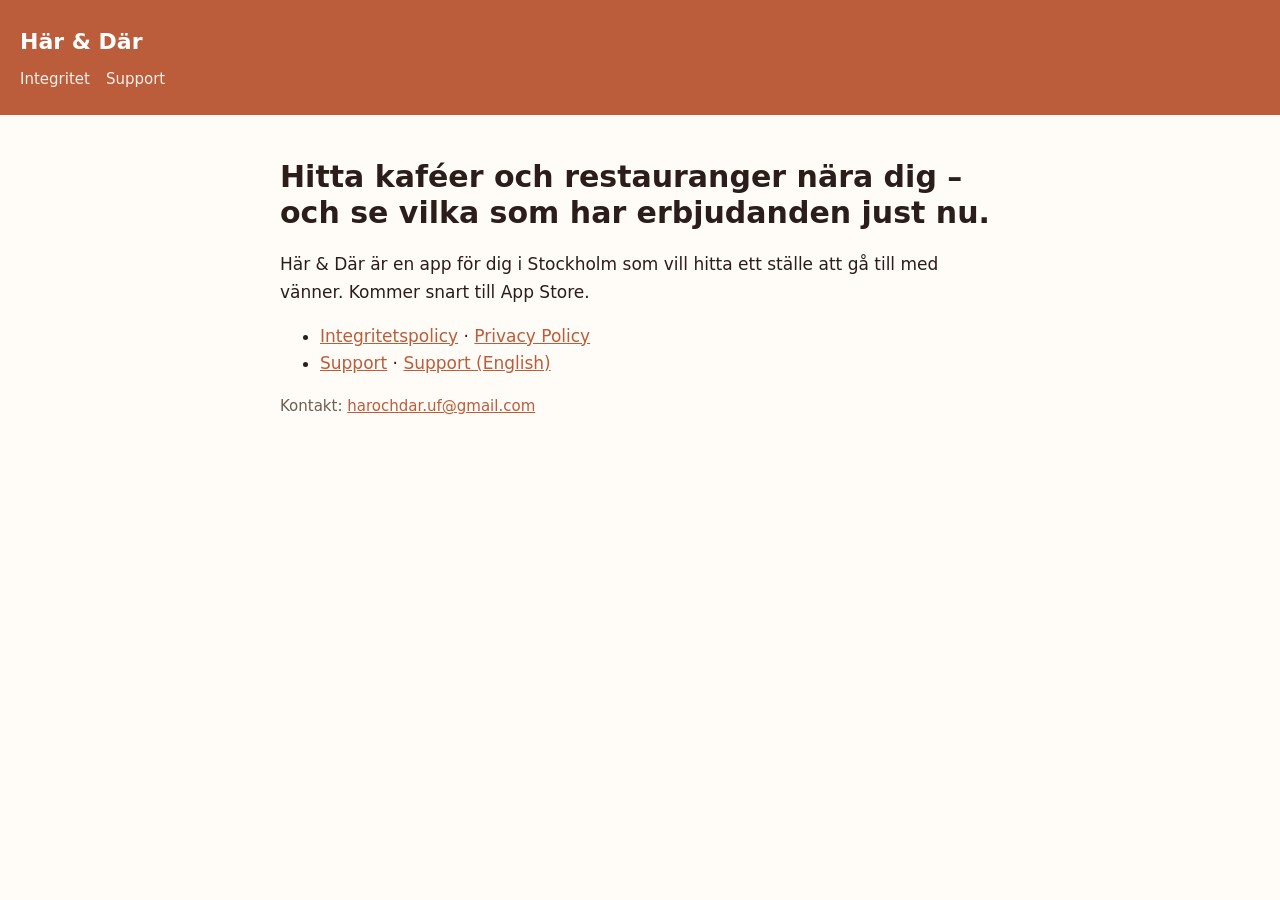
<file: index.html>
<!doctype html>
<html lang="sv">
  <head>
    <meta charset="utf-8" />
    <meta name="viewport" content="width=device-width, initial-scale=1" />
    <title>Här &amp; Där</title>
    <link rel="stylesheet" href="style.css" />
  </head>
  <body>
    <header>
      <a href="index.html">Här &amp; Där</a>
      <nav><a href="integritet.html">Integritet</a><a href="support.html">Support</a></nav>
    </header>
    <main>
      <h1>Hitta kaféer och restauranger nära dig – och se vilka som har erbjudanden just nu.</h1>
      <p>Här &amp; Där är en app för dig i Stockholm som vill hitta ett ställe att gå till med vänner. Kommer snart till App Store.</p>
      <ul>
        <li><a href="integritet.html">Integritetspolicy</a> · <a href="privacy.html">Privacy Policy</a></li>
        <li><a href="support.html">Support</a> · <a href="support-en.html">Support (English)</a></li>
      </ul>
      <p class="muted">Kontakt: <a href="mailto:harochdar.uf@gmail.com">harochdar.uf@gmail.com</a></p>
    </main>
  </body>
</html>
</file>
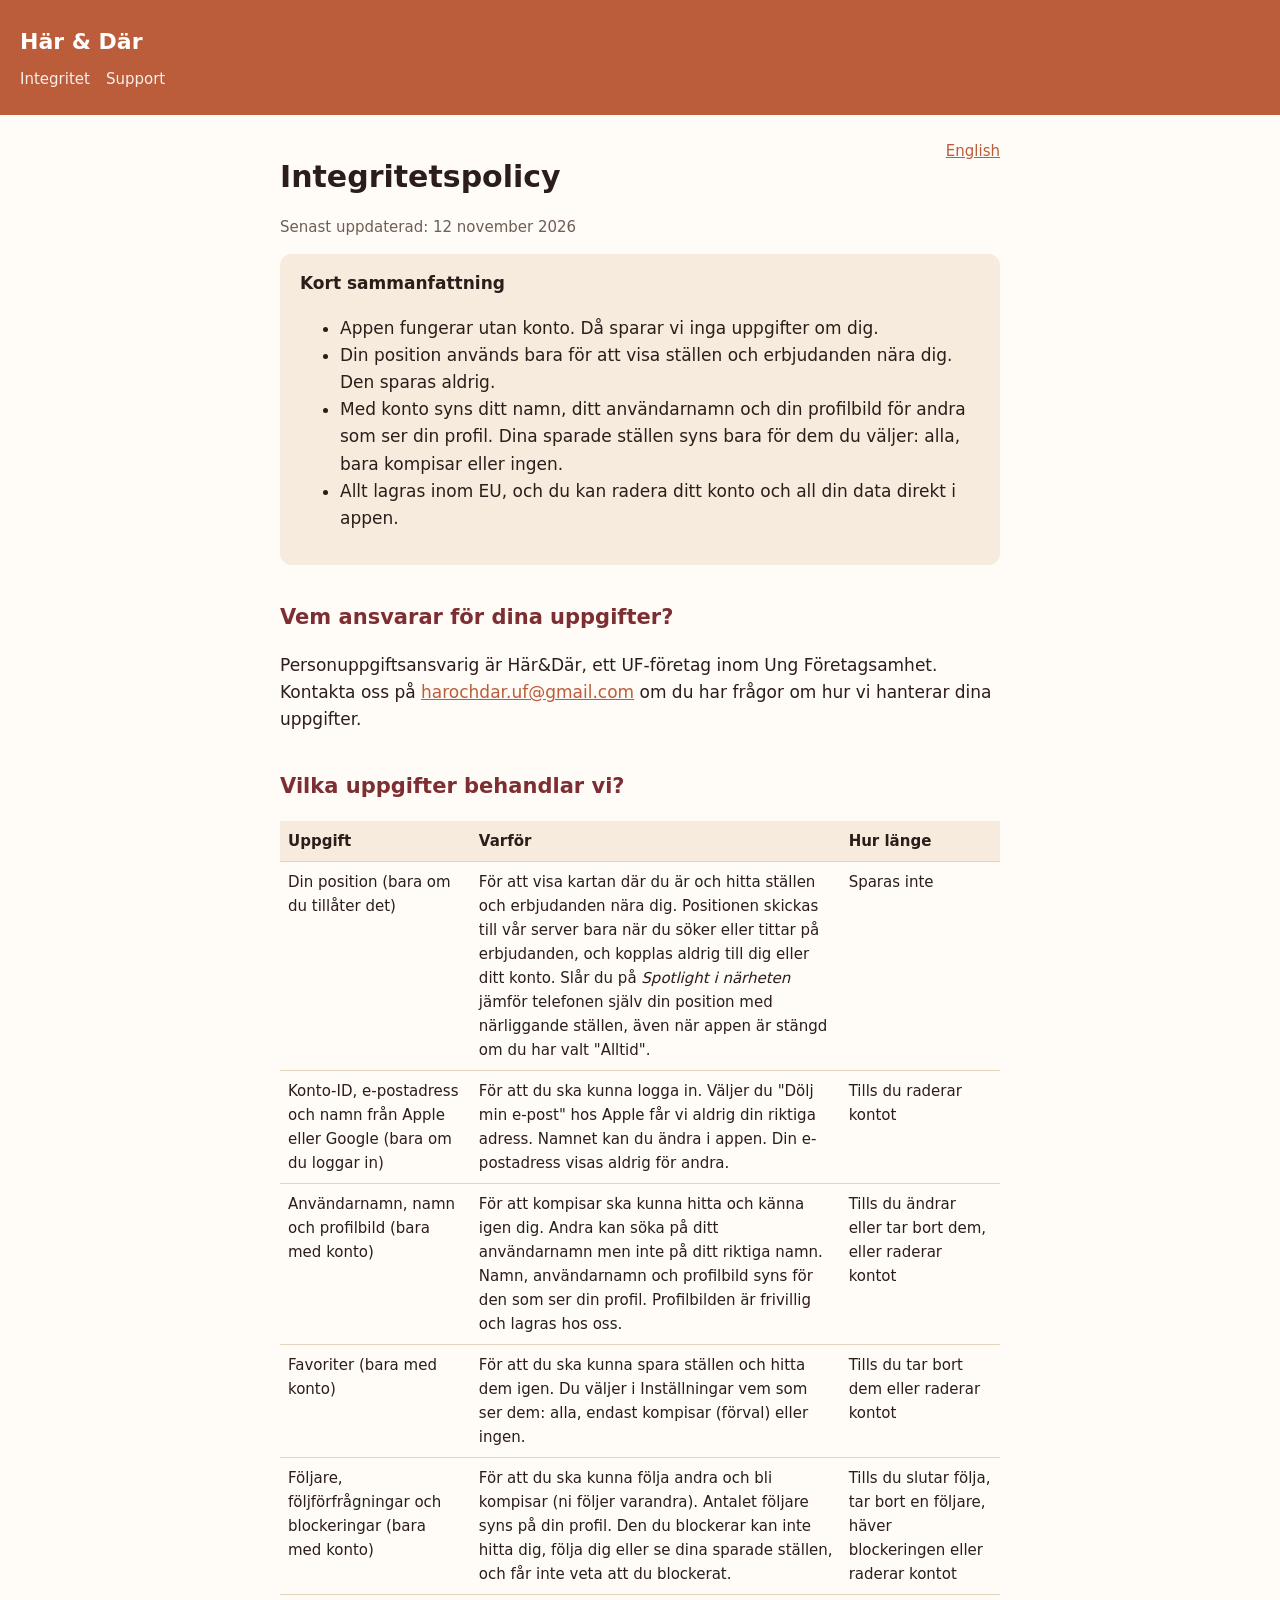
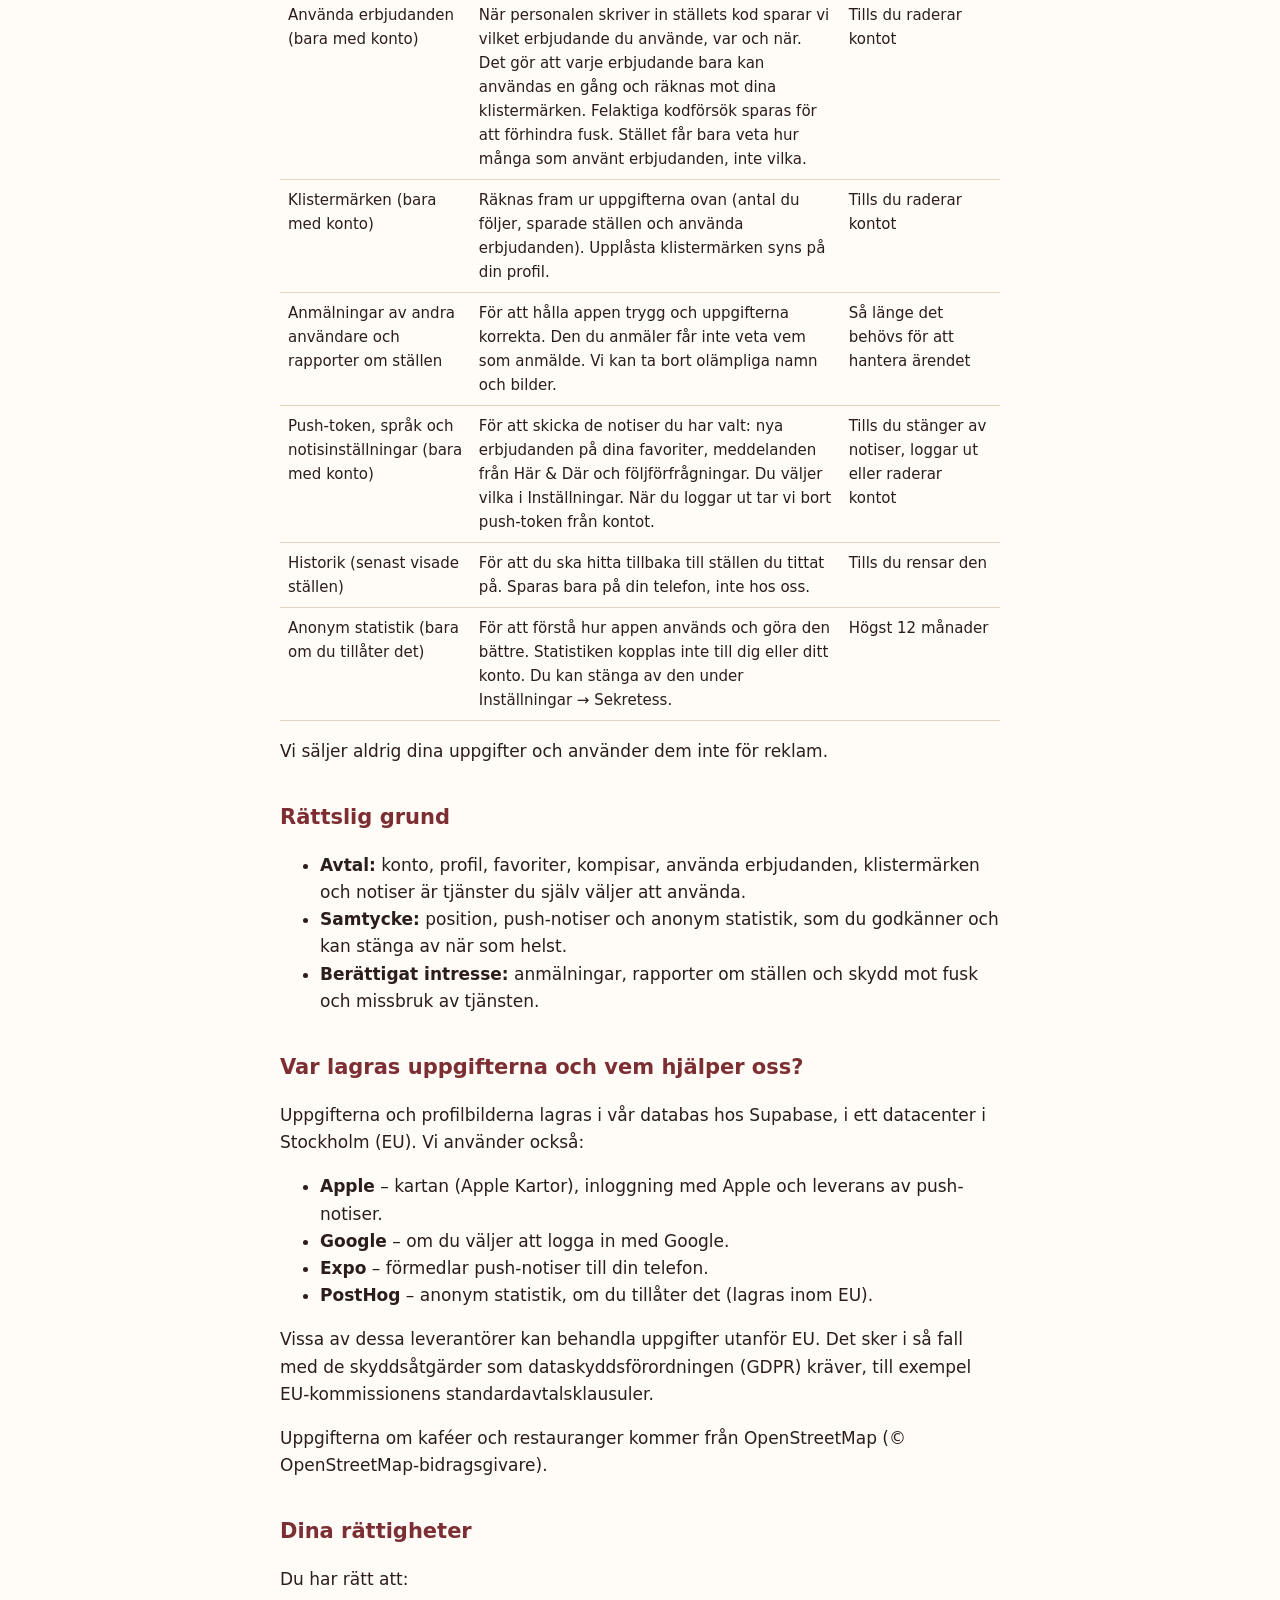
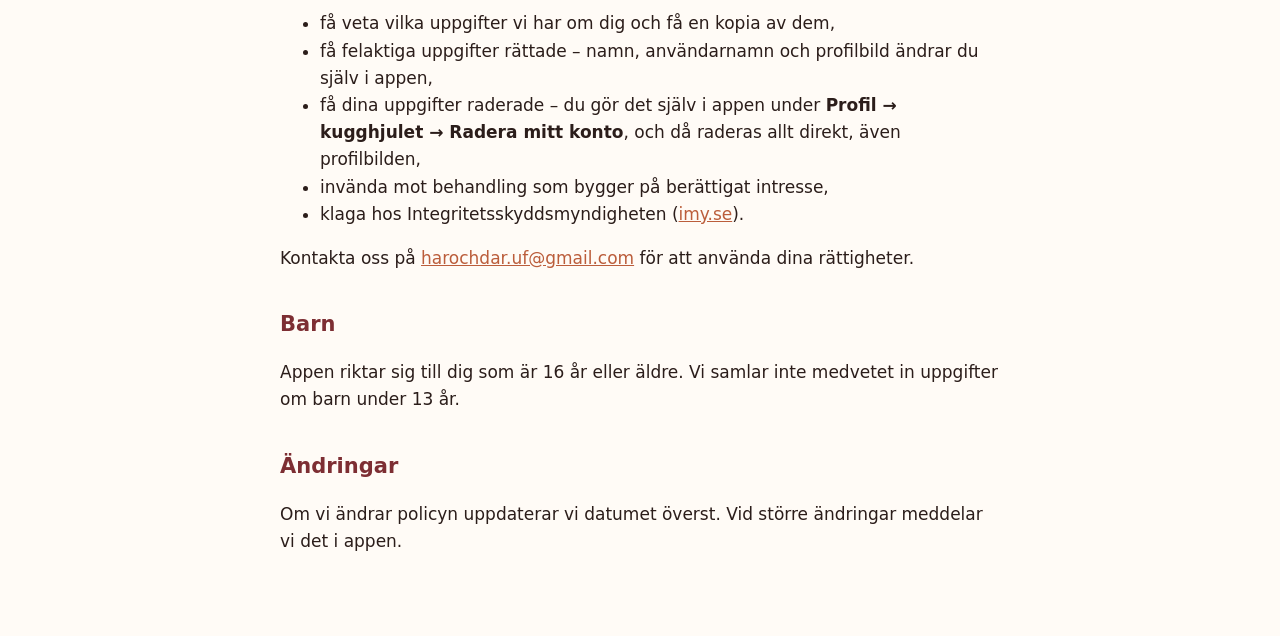
<file: integritet.html>
<!doctype html>
<html lang="sv">
  <head>
    <meta charset="utf-8" />
    <meta name="viewport" content="width=device-width, initial-scale=1" />
    <title>Integritetspolicy – Här &amp; Där</title>
    <link rel="stylesheet" href="style.css" />
  </head>
  <body>
    <header>
      <a href="index.html">Här &amp; Där</a>
      <nav><a href="integritet.html">Integritet</a><a href="support.html">Support</a></nav>
    </header>
    <main>
      <a class="lang" href="privacy.html">English</a>
      <h1>Integritetspolicy</h1>
      <p class="muted">Senast uppdaterad: 12 november 2026</p>

      <div class="box">
        <strong>Kort sammanfattning</strong>
        <ul>
          <li>Appen fungerar utan konto. Då sparar vi inga uppgifter om dig.</li>
          <li>Din position används bara för att visa ställen och erbjudanden nära dig. Den sparas aldrig.</li>
          <li>
            Med konto syns ditt namn, ditt användarnamn och din profilbild för andra som ser din profil. Dina sparade
            ställen syns bara för dem du väljer: alla, bara kompisar eller ingen.
          </li>
          <li>Allt lagras inom EU, och du kan radera ditt konto och all din data direkt i appen.</li>
        </ul>
      </div>

      <h2>Vem ansvarar för dina uppgifter?</h2>
      <p>
        Personuppgiftsansvarig är Här&amp;Där, ett UF-företag inom Ung Företagsamhet. Kontakta oss på
        <a href="mailto:harochdar.uf@gmail.com">harochdar.uf@gmail.com</a> om du har frågor om hur vi hanterar dina uppgifter.
      </p>

      <h2>Vilka uppgifter behandlar vi?</h2>
      <table>
        <tr>
          <th>Uppgift</th>
          <th>Varför</th>
          <th>Hur länge</th>
        </tr>
        <tr>
          <td>Din position (bara om du tillåter det)</td>
          <td>
            För att visa kartan där du är och hitta ställen och erbjudanden nära dig. Positionen skickas till vår server
            bara när du söker eller tittar på erbjudanden, och kopplas aldrig till dig eller ditt konto. Slår du på
            <em>Spotlight i närheten</em> jämför telefonen själv din position med närliggande ställen, även när appen är
            stängd om du har valt "Alltid".
          </td>
          <td>Sparas inte</td>
        </tr>
        <tr>
          <td>Konto-ID, e-postadress och namn från Apple eller Google (bara om du loggar in)</td>
          <td>
            För att du ska kunna logga in. Väljer du "Dölj min e-post" hos Apple får vi aldrig din riktiga adress. Namnet
            kan du ändra i appen. Din e-postadress visas aldrig för andra.
          </td>
          <td>Tills du raderar kontot</td>
        </tr>
        <tr>
          <td>Användarnamn, namn och profilbild (bara med konto)</td>
          <td>
            För att kompisar ska kunna hitta och känna igen dig. Andra kan söka på ditt användarnamn men inte på ditt
            riktiga namn. Namn, användarnamn och profilbild syns för den som ser din profil. Profilbilden är frivillig och
            lagras hos oss.
          </td>
          <td>Tills du ändrar eller tar bort dem, eller raderar kontot</td>
        </tr>
        <tr>
          <td>Favoriter (bara med konto)</td>
          <td>
            För att du ska kunna spara ställen och hitta dem igen. Du väljer i Inställningar vem som ser dem: alla,
            endast kompisar (förval) eller ingen.
          </td>
          <td>Tills du tar bort dem eller raderar kontot</td>
        </tr>
        <tr>
          <td>Följare, följförfrågningar och blockeringar (bara med konto)</td>
          <td>
            För att du ska kunna följa andra och bli kompisar (ni följer varandra). Antalet följare syns på din profil.
            Den du blockerar kan inte hitta dig, följa dig eller se dina sparade ställen, och får inte veta att du
            blockerat.
          </td>
          <td>Tills du slutar följa, tar bort en följare, häver blockeringen eller raderar kontot</td>
        </tr>
        <tr>
          <td>Använda erbjudanden (bara med konto)</td>
          <td>
            När personalen skriver in ställets kod sparar vi vilket erbjudande du använde, var och när. Det gör att varje
            erbjudande bara kan användas en gång och räknas mot dina klistermärken. Felaktiga kodförsök sparas för att
            förhindra fusk. Stället får bara veta hur många som använt erbjudanden, inte vilka.
          </td>
          <td>Tills du raderar kontot</td>
        </tr>
        <tr>
          <td>Klistermärken (bara med konto)</td>
          <td>
            Räknas fram ur uppgifterna ovan (antal du följer, sparade ställen och använda erbjudanden). Upplåsta
            klistermärken syns på din profil.
          </td>
          <td>Tills du raderar kontot</td>
        </tr>
        <tr>
          <td>Anmälningar av andra användare och rapporter om ställen</td>
          <td>
            För att hålla appen trygg och uppgifterna korrekta. Den du anmäler får inte veta vem som anmälde. Vi kan ta
            bort olämpliga namn och bilder.
          </td>
          <td>Så länge det behövs för att hantera ärendet</td>
        </tr>
        <tr>
          <td>Push-token, språk och notisinställningar (bara med konto)</td>
          <td>
            För att skicka de notiser du har valt: nya erbjudanden på dina favoriter, meddelanden från Här &amp; Där och
            följförfrågningar. Du väljer vilka i Inställningar. När du loggar ut tar vi bort push-token från kontot.
          </td>
          <td>Tills du stänger av notiser, loggar ut eller raderar kontot</td>
        </tr>
        <tr>
          <td>Historik (senast visade ställen)</td>
          <td>För att du ska hitta tillbaka till ställen du tittat på. Sparas bara på din telefon, inte hos oss.</td>
          <td>Tills du rensar den</td>
        </tr>
        <tr>
          <td>Anonym statistik (bara om du tillåter det)</td>
          <td>
            För att förstå hur appen används och göra den bättre. Statistiken kopplas inte till dig eller ditt konto. Du
            kan stänga av den under Inställningar → Sekretess.
          </td>
          <td>Högst 12 månader</td>
        </tr>
      </table>
      <p>Vi säljer aldrig dina uppgifter och använder dem inte för reklam.</p>

      <h2>Rättslig grund</h2>
      <ul>
        <li>
          <strong>Avtal:</strong> konto, profil, favoriter, kompisar, använda erbjudanden, klistermärken och notiser är
          tjänster du själv väljer att använda.
        </li>
        <li>
          <strong>Samtycke:</strong> position, push-notiser och anonym statistik, som du godkänner och kan stänga av när
          som helst.
        </li>
        <li>
          <strong>Berättigat intresse:</strong> anmälningar, rapporter om ställen och skydd mot fusk och missbruk av
          tjänsten.
        </li>
      </ul>

      <h2>Var lagras uppgifterna och vem hjälper oss?</h2>
      <p>
        Uppgifterna och profilbilderna lagras i vår databas hos Supabase, i ett datacenter i Stockholm (EU). Vi använder
        också:
      </p>
      <ul>
        <li><strong>Apple</strong> – kartan (Apple Kartor), inloggning med Apple och leverans av push-notiser.</li>
        <li><strong>Google</strong> – om du väljer att logga in med Google.</li>
        <li><strong>Expo</strong> – förmedlar push-notiser till din telefon.</li>
        <li><strong>PostHog</strong> – anonym statistik, om du tillåter det (lagras inom EU).</li>
      </ul>
      <p>
        Vissa av dessa leverantörer kan behandla uppgifter utanför EU. Det sker i så fall med de skyddsåtgärder som
        dataskyddsförordningen (GDPR) kräver, till exempel EU-kommissionens standardavtalsklausuler.
      </p>
      <p>Uppgifterna om kaféer och restauranger kommer från OpenStreetMap (© OpenStreetMap-bidragsgivare).</p>

      <h2>Dina rättigheter</h2>
      <p>Du har rätt att:</p>
      <ul>
        <li>få veta vilka uppgifter vi har om dig och få en kopia av dem,</li>
        <li>få felaktiga uppgifter rättade – namn, användarnamn och profilbild ändrar du själv i appen,</li>
        <li>
          få dina uppgifter raderade – du gör det själv i appen under
          <strong>Profil → kugghjulet → Radera mitt konto</strong>, och då raderas allt direkt, även profilbilden,
        </li>
        <li>invända mot behandling som bygger på berättigat intresse,</li>
        <li>klaga hos Integritetsskyddsmyndigheten (<a href="https://www.imy.se">imy.se</a>).</li>
      </ul>
      <p>Kontakta oss på <a href="mailto:harochdar.uf@gmail.com">harochdar.uf@gmail.com</a> för att använda dina rättigheter.</p>

      <h2>Barn</h2>
      <p>Appen riktar sig till dig som är 16 år eller äldre. Vi samlar inte medvetet in uppgifter om barn under 13 år.</p>

      <h2>Ändringar</h2>
      <p>Om vi ändrar policyn uppdaterar vi datumet överst. Vid större ändringar meddelar vi det i appen.</p>
    </main>
  </body>
</html>
</file>
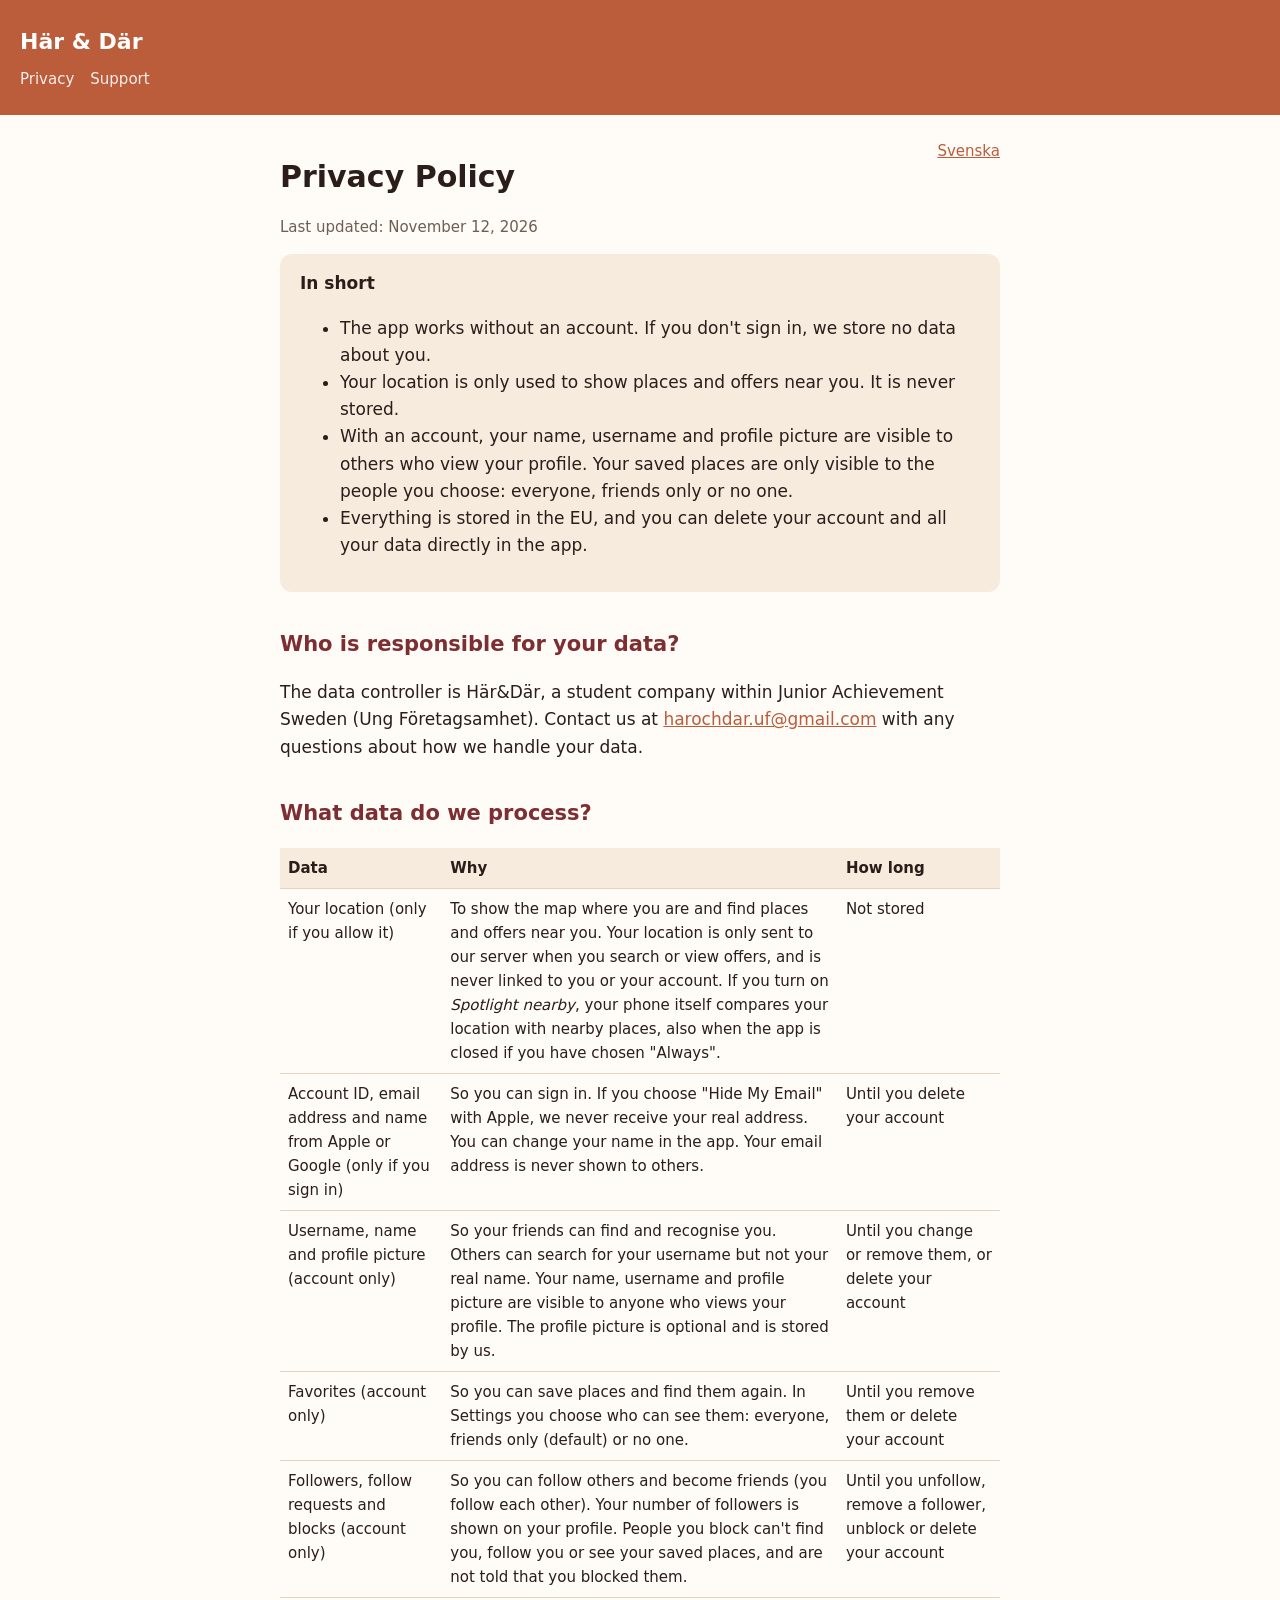
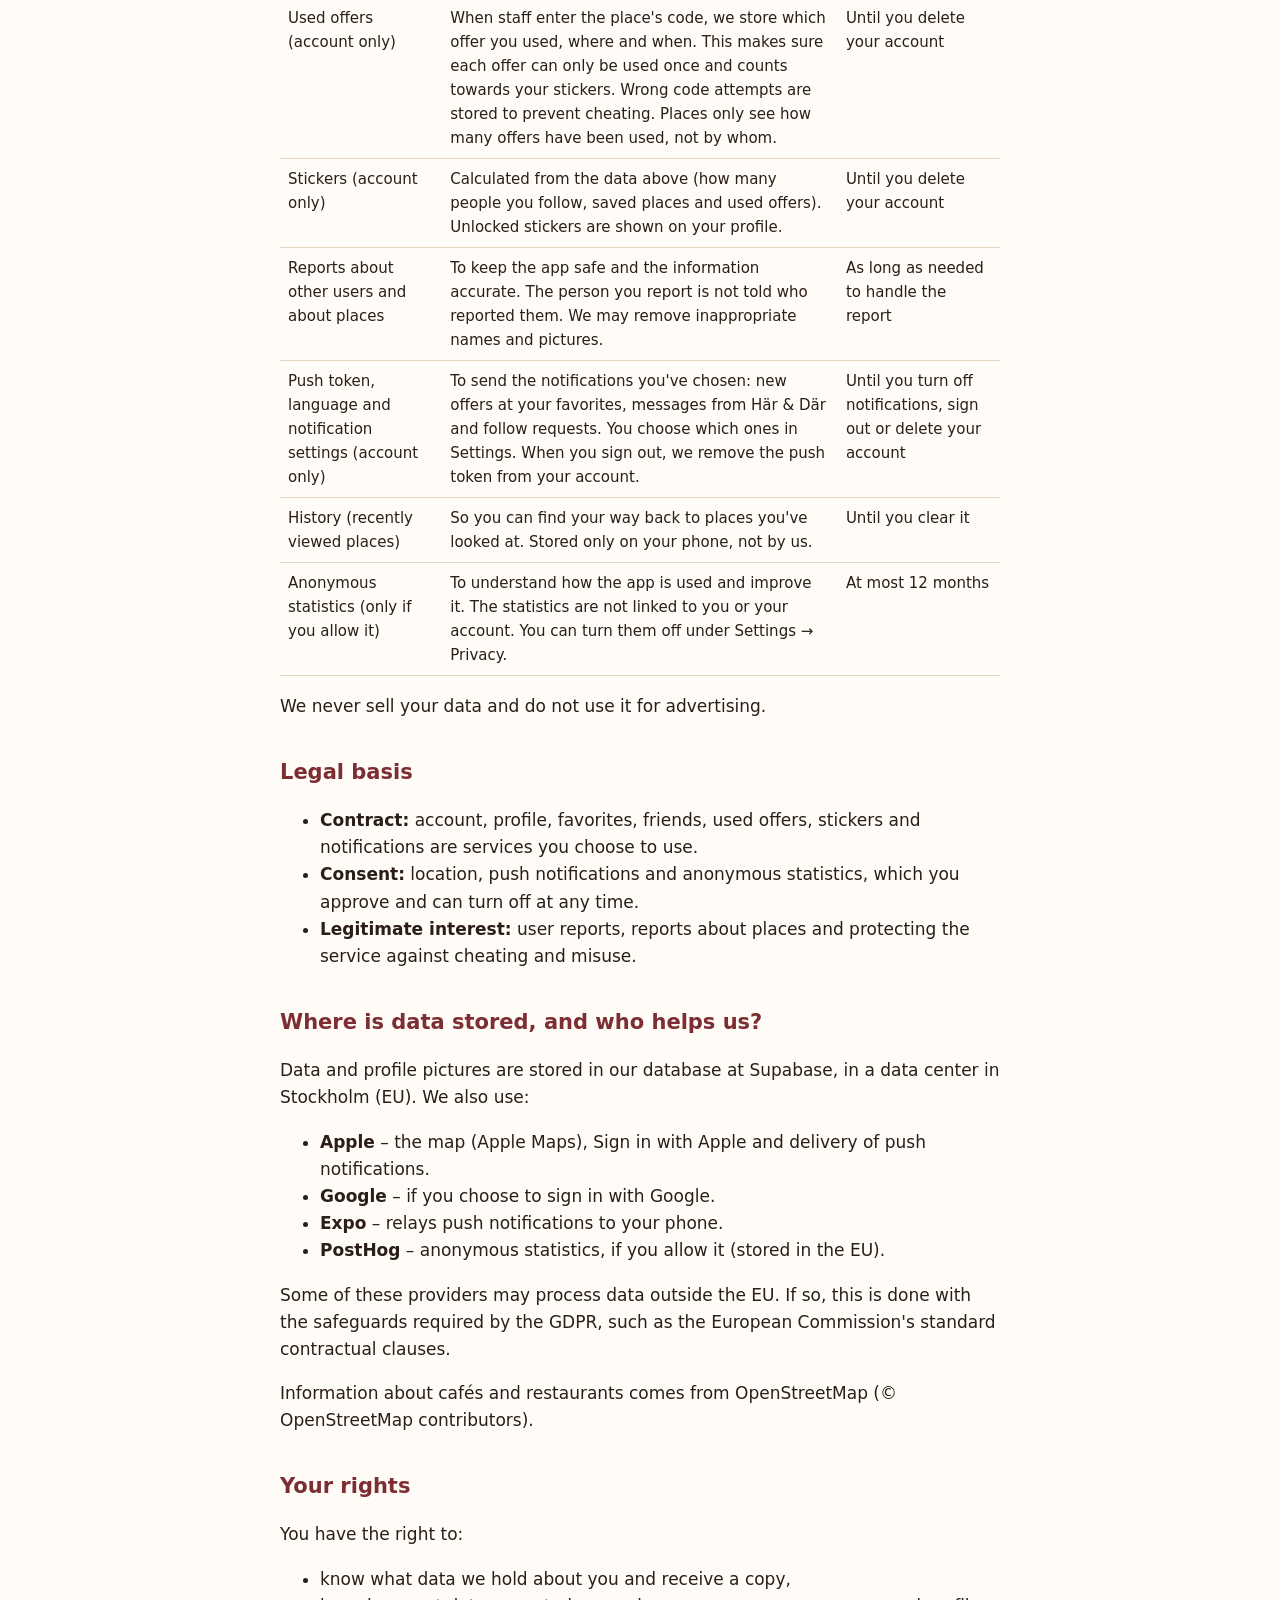
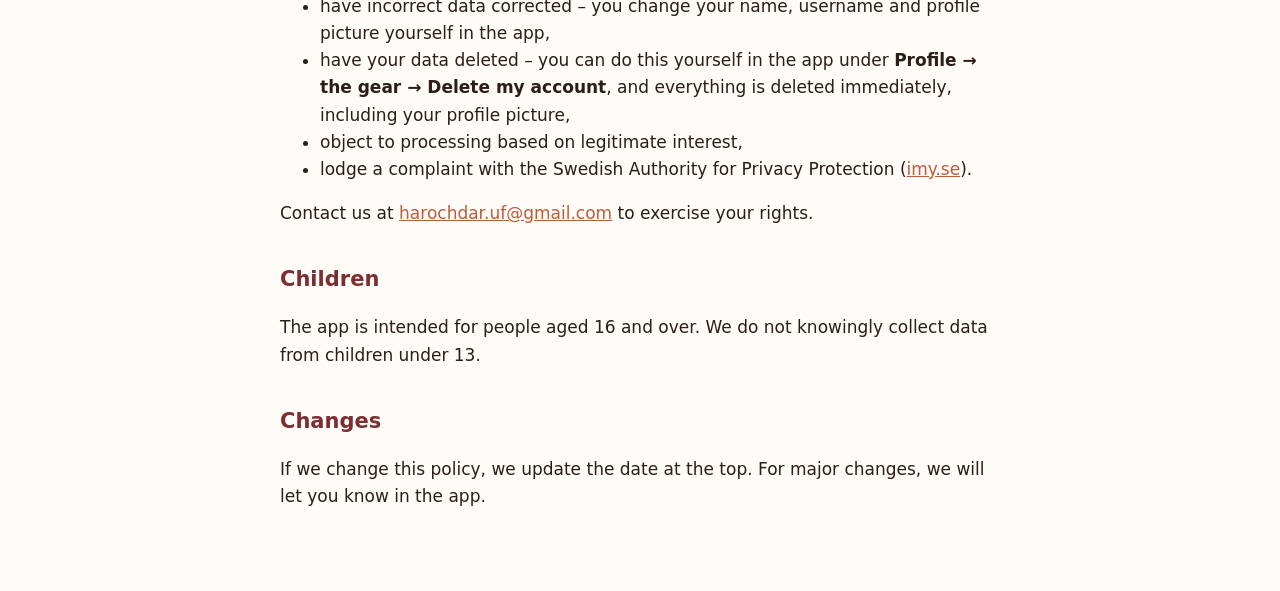
<file: privacy.html>
<!doctype html>
<html lang="en">
  <head>
    <meta charset="utf-8" />
    <meta name="viewport" content="width=device-width, initial-scale=1" />
    <title>Privacy Policy – Här &amp; Där</title>
    <link rel="stylesheet" href="style.css" />
  </head>
  <body>
    <header>
      <a href="index.html">Här &amp; Där</a>
      <nav><a href="privacy.html">Privacy</a><a href="support-en.html">Support</a></nav>
    </header>
    <main>
      <a class="lang" href="integritet.html">Svenska</a>
      <h1>Privacy Policy</h1>
      <p class="muted">Last updated: November 12, 2026</p>

      <div class="box">
        <strong>In short</strong>
        <ul>
          <li>The app works without an account. If you don't sign in, we store no data about you.</li>
          <li>Your location is only used to show places and offers near you. It is never stored.</li>
          <li>
            With an account, your name, username and profile picture are visible to others who view your profile. Your
            saved places are only visible to the people you choose: everyone, friends only or no one.
          </li>
          <li>Everything is stored in the EU, and you can delete your account and all your data directly in the app.</li>
        </ul>
      </div>

      <h2>Who is responsible for your data?</h2>
      <p>
        The data controller is Här&amp;Där, a student company within Junior Achievement Sweden (Ung Företagsamhet).
        Contact us at <a href="mailto:harochdar.uf@gmail.com">harochdar.uf@gmail.com</a> with any questions about how we handle your data.
      </p>

      <h2>What data do we process?</h2>
      <table>
        <tr>
          <th>Data</th>
          <th>Why</th>
          <th>How long</th>
        </tr>
        <tr>
          <td>Your location (only if you allow it)</td>
          <td>
            To show the map where you are and find places and offers near you. Your location is only sent to our server
            when you search or view offers, and is never linked to you or your account. If you turn on
            <em>Spotlight nearby</em>, your phone itself compares your location with nearby places, also when the app is
            closed if you have chosen "Always".
          </td>
          <td>Not stored</td>
        </tr>
        <tr>
          <td>Account ID, email address and name from Apple or Google (only if you sign in)</td>
          <td>
            So you can sign in. If you choose "Hide My Email" with Apple, we never receive your real address. You can
            change your name in the app. Your email address is never shown to others.
          </td>
          <td>Until you delete your account</td>
        </tr>
        <tr>
          <td>Username, name and profile picture (account only)</td>
          <td>
            So your friends can find and recognise you. Others can search for your username but not your real name. Your
            name, username and profile picture are visible to anyone who views your profile. The profile picture is
            optional and is stored by us.
          </td>
          <td>Until you change or remove them, or delete your account</td>
        </tr>
        <tr>
          <td>Favorites (account only)</td>
          <td>
            So you can save places and find them again. In Settings you choose who can see them: everyone, friends only
            (default) or no one.
          </td>
          <td>Until you remove them or delete your account</td>
        </tr>
        <tr>
          <td>Followers, follow requests and blocks (account only)</td>
          <td>
            So you can follow others and become friends (you follow each other). Your number of followers is shown on
            your profile. People you block can't find you, follow you or see your saved places, and are not told that you
            blocked them.
          </td>
          <td>Until you unfollow, remove a follower, unblock or delete your account</td>
        </tr>
        <tr>
          <td>Used offers (account only)</td>
          <td>
            When staff enter the place's code, we store which offer you used, where and when. This makes sure each offer
            can only be used once and counts towards your stickers. Wrong code attempts are stored to prevent cheating.
            Places only see how many offers have been used, not by whom.
          </td>
          <td>Until you delete your account</td>
        </tr>
        <tr>
          <td>Stickers (account only)</td>
          <td>
            Calculated from the data above (how many people you follow, saved places and used offers). Unlocked stickers
            are shown on your profile.
          </td>
          <td>Until you delete your account</td>
        </tr>
        <tr>
          <td>Reports about other users and about places</td>
          <td>
            To keep the app safe and the information accurate. The person you report is not told who reported them. We
            may remove inappropriate names and pictures.
          </td>
          <td>As long as needed to handle the report</td>
        </tr>
        <tr>
          <td>Push token, language and notification settings (account only)</td>
          <td>
            To send the notifications you've chosen: new offers at your favorites, messages from Här &amp; Där and follow
            requests. You choose which ones in Settings. When you sign out, we remove the push token from your account.
          </td>
          <td>Until you turn off notifications, sign out or delete your account</td>
        </tr>
        <tr>
          <td>History (recently viewed places)</td>
          <td>So you can find your way back to places you've looked at. Stored only on your phone, not by us.</td>
          <td>Until you clear it</td>
        </tr>
        <tr>
          <td>Anonymous statistics (only if you allow it)</td>
          <td>
            To understand how the app is used and improve it. The statistics are not linked to you or your account. You
            can turn them off under Settings → Privacy.
          </td>
          <td>At most 12 months</td>
        </tr>
      </table>
      <p>We never sell your data and do not use it for advertising.</p>

      <h2>Legal basis</h2>
      <ul>
        <li>
          <strong>Contract:</strong> account, profile, favorites, friends, used offers, stickers and notifications are
          services you choose to use.
        </li>
        <li>
          <strong>Consent:</strong> location, push notifications and anonymous statistics, which you approve and can turn
          off at any time.
        </li>
        <li>
          <strong>Legitimate interest:</strong> user reports, reports about places and protecting the service against
          cheating and misuse.
        </li>
      </ul>

      <h2>Where is data stored, and who helps us?</h2>
      <p>Data and profile pictures are stored in our database at Supabase, in a data center in Stockholm (EU). We also use:</p>
      <ul>
        <li><strong>Apple</strong> – the map (Apple Maps), Sign in with Apple and delivery of push notifications.</li>
        <li><strong>Google</strong> – if you choose to sign in with Google.</li>
        <li><strong>Expo</strong> – relays push notifications to your phone.</li>
        <li><strong>PostHog</strong> – anonymous statistics, if you allow it (stored in the EU).</li>
      </ul>
      <p>
        Some of these providers may process data outside the EU. If so, this is done with the safeguards required by
        the GDPR, such as the European Commission's standard contractual clauses.
      </p>
      <p>Information about cafés and restaurants comes from OpenStreetMap (© OpenStreetMap contributors).</p>

      <h2>Your rights</h2>
      <p>You have the right to:</p>
      <ul>
        <li>know what data we hold about you and receive a copy,</li>
        <li>have incorrect data corrected – you change your name, username and profile picture yourself in the app,</li>
        <li>
          have your data deleted – you can do this yourself in the app under
          <strong>Profile → the gear → Delete my account</strong>, and everything is deleted immediately, including your
          profile picture,
        </li>
        <li>object to processing based on legitimate interest,</li>
        <li>lodge a complaint with the Swedish Authority for Privacy Protection (<a href="https://www.imy.se/en/">imy.se</a>).</li>
      </ul>
      <p>Contact us at <a href="mailto:harochdar.uf@gmail.com">harochdar.uf@gmail.com</a> to exercise your rights.</p>

      <h2>Children</h2>
      <p>The app is intended for people aged 16 and over. We do not knowingly collect data from children under 13.</p>

      <h2>Changes</h2>
      <p>If we change this policy, we update the date at the top. For major changes, we will let you know in the app.</p>
    </main>
  </body>
</html>
</file>
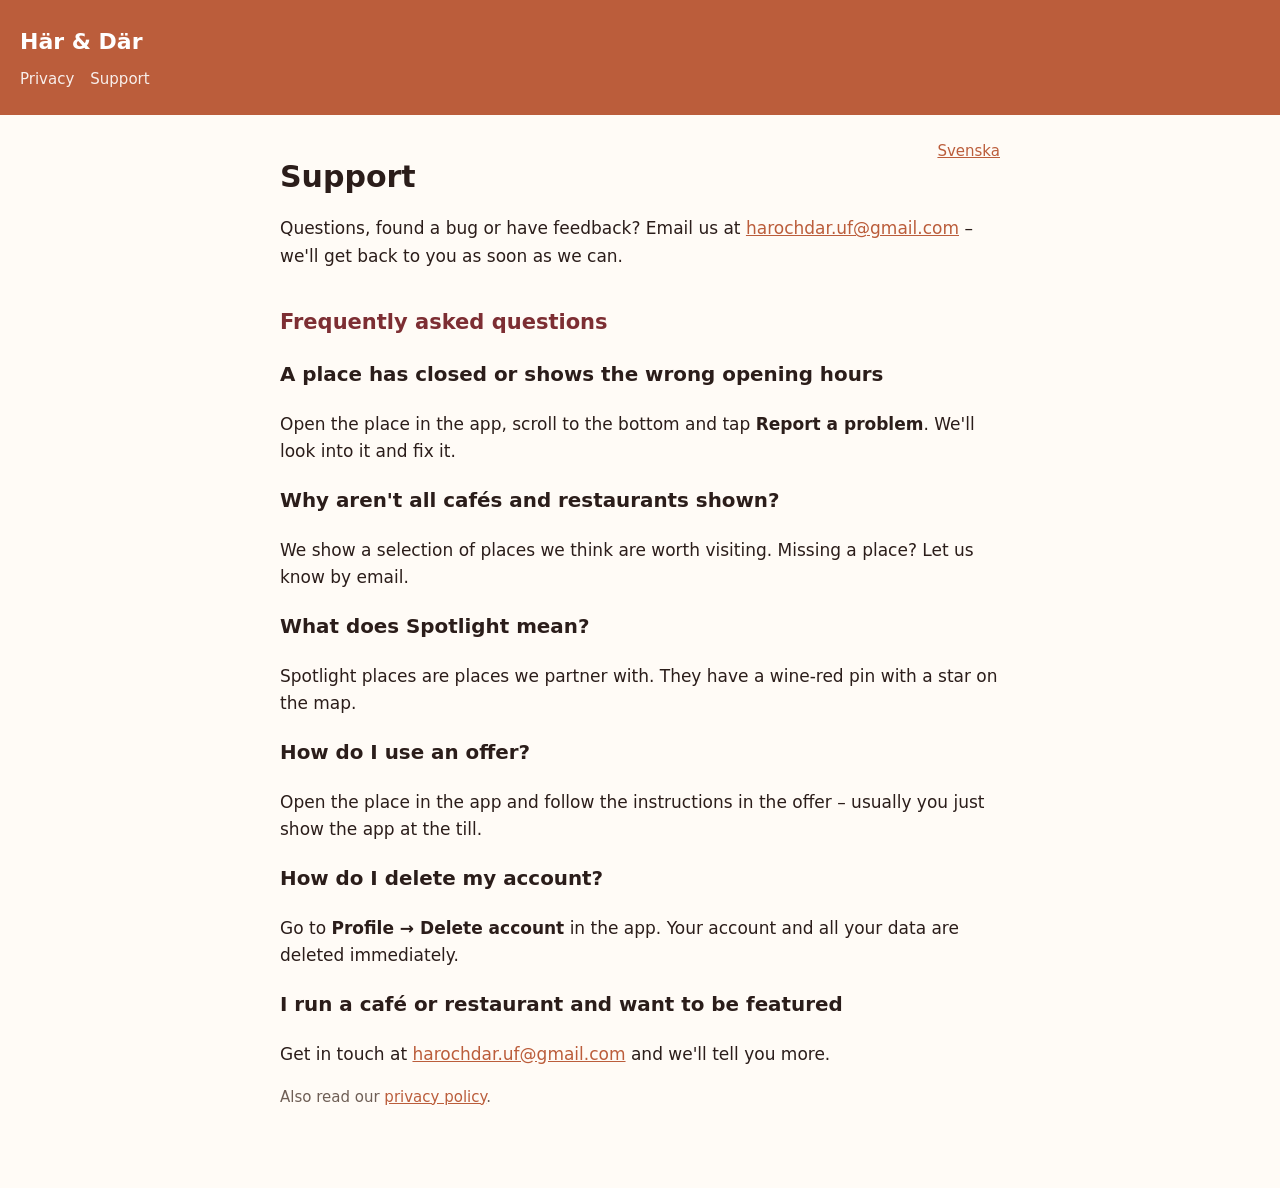
<file: support-en.html>
<!doctype html>
<html lang="en">
  <head>
    <meta charset="utf-8" />
    <meta name="viewport" content="width=device-width, initial-scale=1" />
    <title>Support – Här &amp; Där</title>
    <link rel="stylesheet" href="style.css" />
  </head>
  <body>
    <header>
      <a href="index.html">Här &amp; Där</a>
      <nav><a href="privacy.html">Privacy</a><a href="support-en.html">Support</a></nav>
    </header>
    <main>
      <a class="lang" href="support.html">Svenska</a>
      <h1>Support</h1>
      <p>Questions, found a bug or have feedback? Email us at <a href="mailto:harochdar.uf@gmail.com">harochdar.uf@gmail.com</a> – we'll get back to you as soon as we can.</p>

      <h2>Frequently asked questions</h2>

      <h3>A place has closed or shows the wrong opening hours</h3>
      <p>Open the place in the app, scroll to the bottom and tap <strong>Report a problem</strong>. We'll look into it and fix it.</p>

      <h3>Why aren't all cafés and restaurants shown?</h3>
      <p>We show a selection of places we think are worth visiting. Missing a place? Let us know by email.</p>

      <h3>What does Spotlight mean?</h3>
      <p>Spotlight places are places we partner with. They have a wine-red pin with a star on the map.</p>

      <h3>How do I use an offer?</h3>
      <p>Open the place in the app and follow the instructions in the offer – usually you just show the app at the till.</p>

      <h3>How do I delete my account?</h3>
      <p>Go to <strong>Profile → Delete account</strong> in the app. Your account and all your data are deleted immediately.</p>

      <h3>I run a café or restaurant and want to be featured</h3>
      <p>Get in touch at <a href="mailto:harochdar.uf@gmail.com">harochdar.uf@gmail.com</a> and we'll tell you more.</p>

      <p class="muted">Also read our <a href="privacy.html">privacy policy</a>.</p>
    </main>
  </body>
</html>
</file>
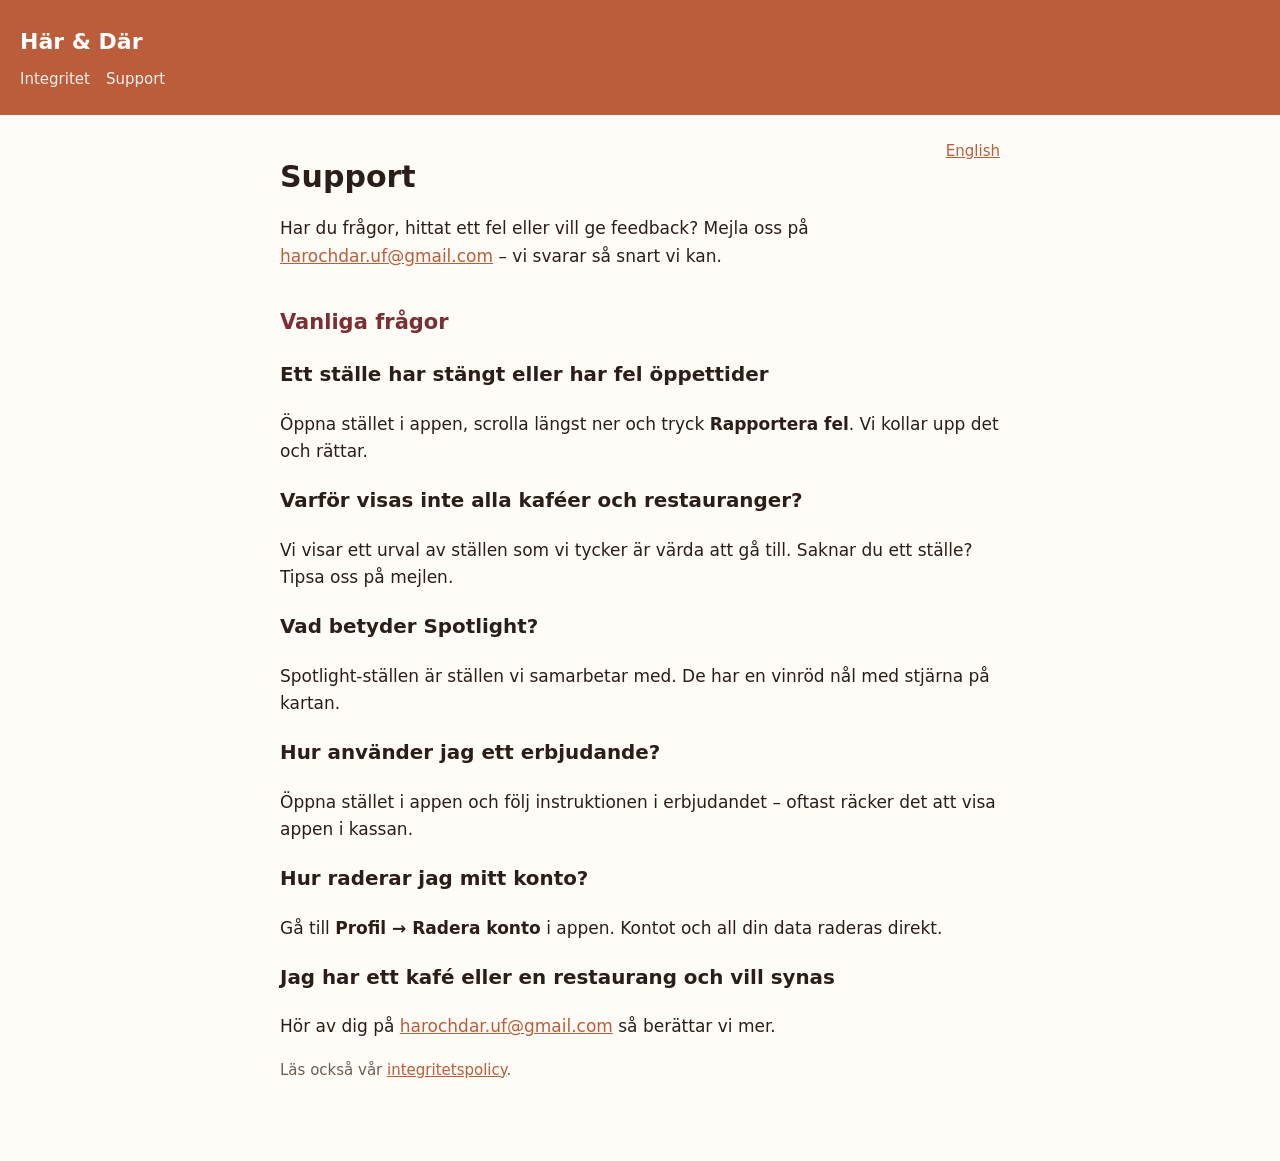
<file: support.html>
<!doctype html>
<html lang="sv">
  <head>
    <meta charset="utf-8" />
    <meta name="viewport" content="width=device-width, initial-scale=1" />
    <title>Support – Här &amp; Där</title>
    <link rel="stylesheet" href="style.css" />
  </head>
  <body>
    <header>
      <a href="index.html">Här &amp; Där</a>
      <nav><a href="integritet.html">Integritet</a><a href="support.html">Support</a></nav>
    </header>
    <main>
      <a class="lang" href="support-en.html">English</a>
      <h1>Support</h1>
      <p>Har du frågor, hittat ett fel eller vill ge feedback? Mejla oss på <a href="mailto:harochdar.uf@gmail.com">harochdar.uf@gmail.com</a> – vi svarar så snart vi kan.</p>

      <h2>Vanliga frågor</h2>

      <h3>Ett ställe har stängt eller har fel öppettider</h3>
      <p>Öppna stället i appen, scrolla längst ner och tryck <strong>Rapportera fel</strong>. Vi kollar upp det och rättar.</p>

      <h3>Varför visas inte alla kaféer och restauranger?</h3>
      <p>Vi visar ett urval av ställen som vi tycker är värda att gå till. Saknar du ett ställe? Tipsa oss på mejlen.</p>

      <h3>Vad betyder Spotlight?</h3>
      <p>Spotlight-ställen är ställen vi samarbetar med. De har en vinröd nål med stjärna på kartan.</p>

      <h3>Hur använder jag ett erbjudande?</h3>
      <p>Öppna stället i appen och följ instruktionen i erbjudandet – oftast räcker det att visa appen i kassan.</p>

      <h3>Hur raderar jag mitt konto?</h3>
      <p>Gå till <strong>Profil → Radera konto</strong> i appen. Kontot och all din data raderas direkt.</p>

      <h3>Jag har ett kafé eller en restaurang och vill synas</h3>
      <p>Hör av dig på <a href="mailto:harochdar.uf@gmail.com">harochdar.uf@gmail.com</a> så berättar vi mer.</p>

      <p class="muted">Läs också vår <a href="integritet.html">integritetspolicy</a>.</p>
    </main>
  </body>
</html>
</file>
<file: style.css>
:root {
  --terracotta: #bb5d3b;
  --wine: #7d2e33;
  --ink: #2b1d1a;
  --muted: #6e5e55;
  --paper: #fffbf6;
  --sand: #f6ebdd;
  --line: #e4d3bf;
}

* {
  box-sizing: border-box;
}

body {
  margin: 0;
  background: var(--paper);
  color: var(--ink);
  font: 17px/1.6 system-ui, -apple-system, 'Segoe UI', sans-serif;
}

header {
  background: var(--terracotta);
  color: #fff;
  padding: 24px 20px;
}

header a {
  color: #fff;
  text-decoration: none;
  font-weight: 700;
  font-size: 22px;
}

nav {
  margin-top: 8px;
  font-size: 15px;
}

nav a {
  font-size: 15px;
  font-weight: 500;
  margin-right: 16px;
  opacity: 0.9;
}

main {
  max-width: 760px;
  margin: 0 auto;
  padding: 24px 20px 64px;
}

h1 {
  font-size: 30px;
  line-height: 1.2;
}

h2 {
  margin-top: 36px;
  font-size: 21px;
  color: var(--wine);
}

a {
  color: var(--terracotta);
}

table {
  width: 100%;
  border-collapse: collapse;
  font-size: 15px;
}

th,
td {
  text-align: left;
  vertical-align: top;
  padding: 8px;
  border-bottom: 1px solid var(--line);
}

th {
  background: var(--sand);
}

.muted {
  color: var(--muted);
  font-size: 15px;
}

.lang {
  float: right;
  font-size: 15px;
}

.box {
  background: var(--sand);
  border-radius: 12px;
  padding: 16px 20px;
}

@media (prefers-color-scheme: dark) {
  :root {
    --ink: #f3e6d6;
    --muted: #b8a796;
    --paper: #1c1412;
    --sand: #2a1f1c;
    --line: #3d2e29;
  }
}
</file>
